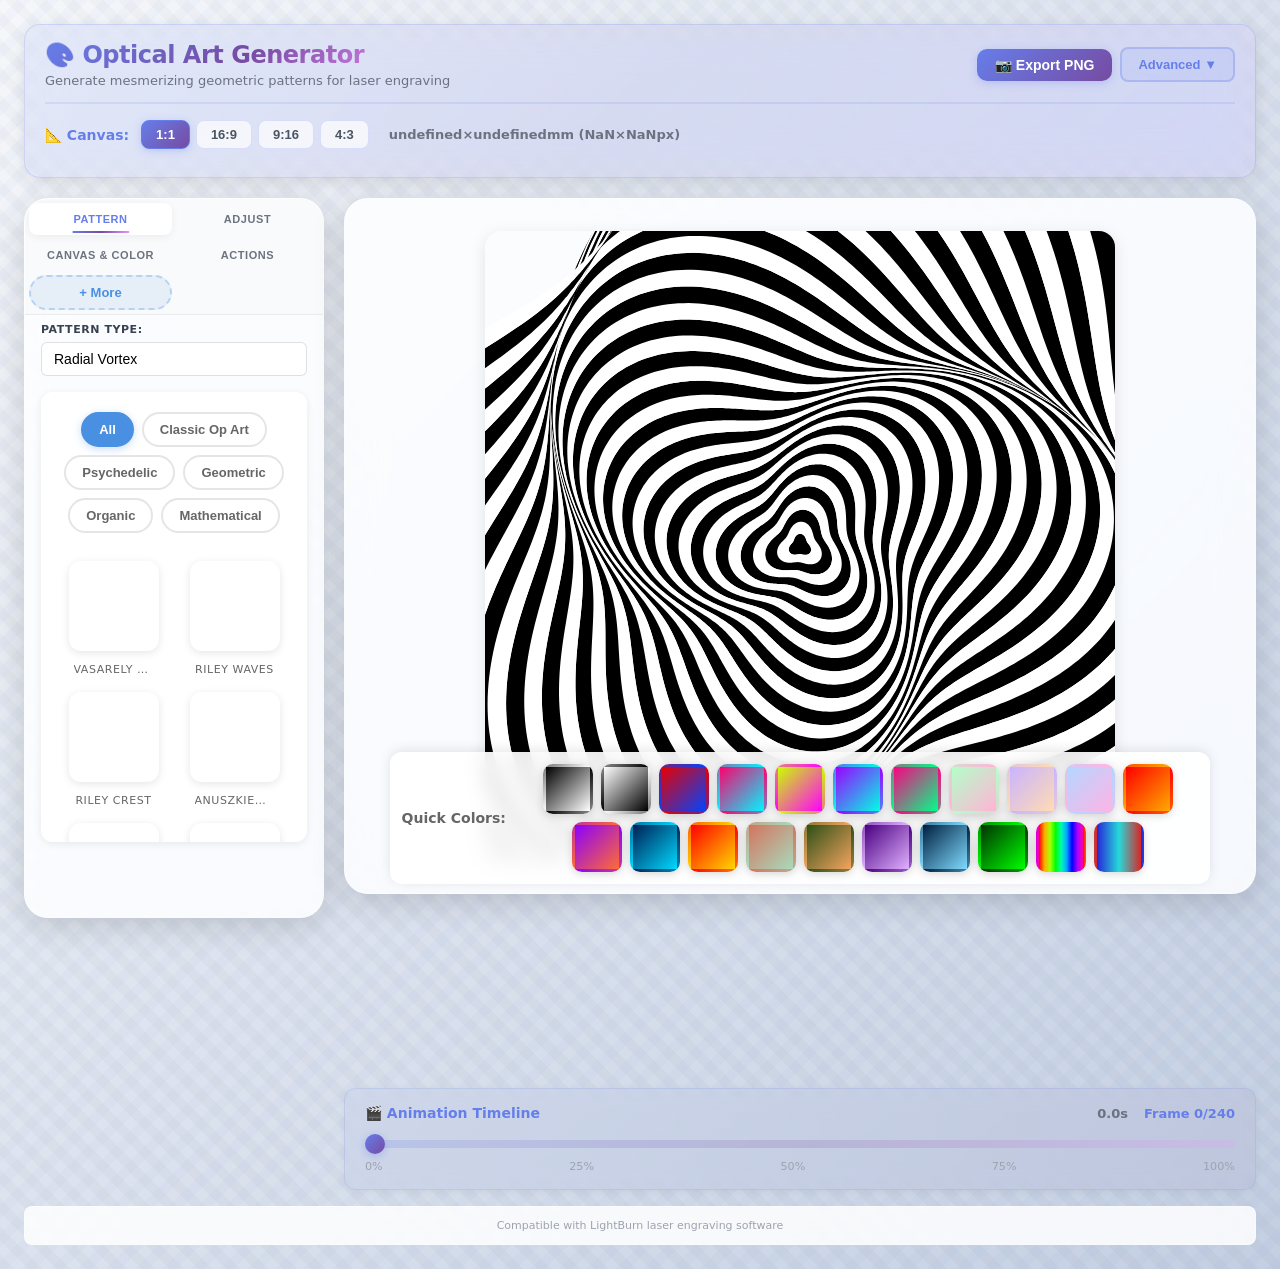
<file: index.html>
<!DOCTYPE html>
<html lang="en">
<head>
    <meta charset="UTF-8">
    <meta name="viewport" content="width=device-width, initial-scale=1.0">
    <title>Optical Art Generator</title>
    <link rel="stylesheet" href="styles.css">
    <!-- FFmpeg.wasm for video export - UMD bundle loaded locally -->
    <script src="./ffmpeg-umd.js"></script>
    <script>
        // FFmpeg is now available as window.FFmpegWASM.FFmpeg
        if (window.FFmpegWASM) {
            window.FFmpeg = window.FFmpegWASM.FFmpeg;
            console.log('✅ FFmpeg UMD loaded');
        }
    </script>
</head>
<body>
    <!-- Skip to main content link for keyboard users -->
    <a href="#art-canvas" class="skip-link">Skip to canvas</a>

    <div class="container">
        <!-- Interactive Toolbar -->
        <div class="toolbar" id="main-toolbar">
            <!-- Header Row -->
            <div class="toolbar-header-row">
                <div class="toolbar-logo">
                    <h1>🎨 Optical Art Generator</h1>
                    <p>Generate mesmerizing geometric patterns for laser engraving</p>
                </div>
                <div class="toolbar-header-actions">
                    <button class="toolbar-action-btn" id="toolbar-export-png" aria-label="Export pattern as PNG image">📷 Export PNG</button>
                    <button class="toolbar-toggle-advanced" id="toggle-advanced-settings" aria-expanded="false" aria-label="Toggle advanced settings">Advanced ▼</button>
                </div>
            </div>

            <!-- Row 1: Canvas Settings (Always Visible) -->
            <div class="toolbar-row toolbar-row-essential">
                <span class="toolbar-label">📐 Canvas:</span>
                <div class="toolbar-button-group">
                    <button class="toolbar-btn canvas-ratio-btn active" data-ratio="1:1">1:1</button>
                    <button class="toolbar-btn canvas-ratio-btn" data-ratio="16:9">16:9</button>
                    <button class="toolbar-btn canvas-ratio-btn" data-ratio="9:16">9:16</button>
                    <button class="toolbar-btn canvas-ratio-btn" data-ratio="4:3">4:3</button>
                </div>
                <span class="toolbar-info" id="toolbar-canvas-info">800×800mm (3024×3024px)</span>
            </div>

            <!-- Advanced Settings Panel (Collapsed by Default) -->
            <div class="toolbar-advanced-panel" id="toolbar-advanced-panel" style="display: none;">
                <!-- Row 2: Video Settings -->
                <div class="toolbar-row">
                    <span class="toolbar-label">🎬 Video:</span>
                    <div class="toolbar-button-group">
                        <button class="toolbar-btn video-duration-btn" data-duration="5">5s</button>
                        <button class="toolbar-btn video-duration-btn active" data-duration="10">10s</button>
                        <button class="toolbar-btn video-duration-btn" data-duration="15">15s</button>
                        <button class="toolbar-btn video-duration-btn" data-duration="20">20s</button>
                        <button class="toolbar-btn video-duration-btn" data-duration="30">30s</button>
                    </div>
                    <span class="toolbar-separator">@</span>
                    <div class="toolbar-button-group">
                        <button class="toolbar-btn video-fps-btn active" data-fps="24">24fps</button>
                        <button class="toolbar-btn video-fps-btn" data-fps="30">30fps</button>
                        <button class="toolbar-btn video-fps-btn" data-fps="60">60fps</button>
                    </div>
                    <span class="toolbar-info" id="toolbar-video-info">= 240 frames • Export: 3840×2160</span>
                </div>

                <!-- Row 3: Animation Toggles -->
                <div class="toolbar-row">
                    <span class="toolbar-label">⚡ Animate:</span>
                    <div class="toolbar-button-group">
                        <button class="toolbar-pill" id="pill-complexity" data-param="complexity">
                            <span class="pill-name">Complexity</span>
                            <span class="pill-range" style="display: none;">50→200</span>
                        </button>
                        <button class="toolbar-pill" id="pill-frequency" data-param="frequency">
                            <span class="pill-name">Frequency</span>
                            <span class="pill-range" style="display: none;">1→50</span>
                        </button>
                        <button class="toolbar-pill" id="pill-amplitude" data-param="amplitude">
                            <span class="pill-name">Amplitude</span>
                            <span class="pill-range" style="display: none;">0→500</span>
                        </button>
                        <button class="toolbar-pill" id="pill-rotation" data-param="rotation">
                            <span class="pill-name">Rotation</span>
                            <span class="pill-range" style="display: none;">0°→360°</span>
                        </button>
                        <button class="toolbar-pill" id="pill-glow" data-param="glow">
                            <span class="pill-name">Glow</span>
                            <span class="pill-range" style="display: none;">0→8</span>
                        </button>
                        <button class="toolbar-pill" id="pill-zoom" data-param="zoom">
                            <span class="pill-name">Zoom</span>
                            <span class="pill-range" style="display: none;">0.5→2.0</span>
                        </button>
                    </div>
                </div>

                <!-- Row 4: Animation Mode & Record Video -->
                <div class="toolbar-row">
                    <span class="toolbar-label">Mode:</span>
                    <div class="toolbar-button-group">
                        <button class="toolbar-btn mode-btn active" data-mode="linear">➡️ Linear</button>
                        <button class="toolbar-btn mode-btn" data-mode="bounce">🔄 Bounce</button>
                    </div>
                    <div class="toolbar-spacer"></div>
                    <div class="toolbar-button-group toolbar-actions">
                        <button class="toolbar-action-btn" id="toolbar-record-video">🎥 Record Video</button>
                    </div>
                </div>
            </div>
        </div>

        <div class="main-content">
            <div class="controls-panel">
                <div class="tabs-nav">
                    <button class="tab-link active" data-tab="tab-pattern">Pattern</button>
                    <button class="tab-link" data-tab="tab-adjust">Adjust</button>
                    <button class="tab-link" data-tab="tab-canvas">Canvas & Color</button>
                    <button class="tab-link advanced-tab" data-tab="tab-explore" style="display: none;">Explore</button>
                    <button class="tab-link advanced-tab" data-tab="tab-morph" style="display: none;">Morph</button>
                    <button class="tab-link" data-tab="tab-actions">Actions</button>
                    <button class="show-advanced-btn" id="show-advanced-tabs">+ More</button>
                </div>

                <!-- Tab Content -->
                <div id="tab-pattern" class="tab-content active">
                    <div class="control-group">
                        <label for="pattern-type">Pattern Type:</label>
                        <select id="pattern-type">
                            <option value="riley-waves">Bridget Riley Waves</option>
                            <option value="radial-vortex" selected>Radial Vortex</option>
                            <option value="circular-displacement">Circular Displacement</option>
                            <option value="square-tunnel">Square Tunnel</option>
                            <option value="vasarely-zebra">Vasarely Zebra</option>
                            <option value="anuszkiewicz-squares">Anuszkiewicz Squares</option>
                            <option value="riley-crest">Riley Crest</option>
                            <option value="vasarely-vega">Vasarely Vega</option>
                            <option value="soto-vibration">Soto Vibration</option>
                            <option value="cruz-diez-strips">Cruz-Diez Strips</option>
                            <option value="spiral-distortion">Spiral Distortion</option>
                            <option value="concentric-circles">Concentric Circles</option>
                            <option value="moire-interference">Moiré Interference</option>
                            <option value="wave-displacement">Wave Displacement</option>
                            <option value="diagonal-stripes">Diagonal Stripes</option>
                            <option value="eye-pattern">Eye Pattern</option>
                            <option value="cube-illusion">Cube Illusion</option>
                            <option value="shaded-grid">Shaded Grid</option>
                            <option value="perlin-displacement">Perlin Displacement</option>
                            <option value="fractal-noise">Fractal Noise</option>
                            <option value="de-jong-attractor">De Jong Attractor</option>
                            <option value="cellular-automata">Cellular Automata</option>
                            <option value="l-system-growth">L-System Growth</option>
                        </select>
                        <div id="pattern-previews" class="pattern-preview-grid" role="region" aria-label="Pattern gallery">
                            <!-- Preview thumbnails will be generated here -->
                        </div>
                    </div>
                    <div class="info-panel">
                        <h3>Pattern Info</h3>
                        <p id="pattern-info">Select a pattern type to see details</p>
                    </div>
                </div>

                <div id="tab-adjust" class="tab-content">
                    <div class="control-group">
                        <label for="complexity">Complexity:</label>
                        <input type="range" id="complexity" min="5" max="300" value="50">
                        <span id="complexity-value">50</span>
                        <input type="checkbox" id="animate-complexity" class="animate-checkbox" checked>
                        <label for="animate-complexity" class="animate-label">🎬</label>
                    </div>
                    <div class="animation-range-group" id="complexity-range" style="display: none;">
                        <label>Animation Range:</label>
                        <div class="range-inputs">
                            <div class="range-input-pair">
                                <label>Start:</label>
                                <input type="number" id="complexity-start" min="5" max="300" value="35" class="range-number-input">
                            </div>
                            <div class="range-input-pair">
                                <label>End:</label>
                                <input type="number" id="complexity-end" min="5" max="300" value="75" class="range-number-input">
                            </div>
                        </div>
                    </div>
                    <div class="control-group">
                        <label for="symmetry">Symmetry:</label>
                        <select id="symmetry">
                            <option value="none">None</option>
                            <option value="2">2-Fold Mirror</option>
                            <option value="4">4-Fold</option>
                            <option value="6">6-Fold</option>
                            <option value="8">8-Fold</option>
                            <option value="12">Radial (12-Fold)</option>
                        </select>
                    </div>
                    <div class="control-group">
                        <label for="frequency">Pattern Frequency:</label>
                        <input type="range" id="frequency" min="1" max="100" value="4">
                        <span id="frequency-value">4</span>
                        <input type="checkbox" id="animate-frequency" class="animate-checkbox">
                        <label for="animate-frequency" class="animate-label">🎬</label>
                    </div>
                    <div class="animation-range-group" id="frequency-range" style="display: none;">
                        <label>Animation Range:</label>
                        <div class="range-inputs">
                            <div class="range-input-pair">
                                <label>Start:</label>
                                <input type="number" id="frequency-start" min="1" max="100" value="2" class="range-number-input">
                            </div>
                            <div class="range-input-pair">
                                <label>End:</label>
                                <input type="number" id="frequency-end" min="1" max="100" value="6" class="range-number-input">
                            </div>
                        </div>
                    </div>
                    <div class="control-group">
                        <label for="amplitude">Pattern Amplitude:</label>
                        <input type="range" id="amplitude" min="-1000" max="1000" value="20">
                        <span id="amplitude-value">+20</span>
                        <input type="checkbox" id="animate-amplitude" class="animate-checkbox">
                        <label for="animate-amplitude" class="animate-label">🎬</label>
                    </div>
                    <div class="animation-range-group" id="amplitude-range" style="display: none;">
                        <label>Animation Range:</label>
                        <div class="range-inputs">
                            <div class="range-input-pair">
                                <label>Start:</label>
                                <input type="number" id="amplitude-start" min="-1000" max="1000" value="10" class="range-number-input">
                            </div>
                            <div class="range-input-pair">
                                <label>End:</label>
                                <input type="number" id="amplitude-end" min="-1000" max="1000" value="30" class="range-number-input">
                            </div>
                        </div>
                    </div>
                    <div class="control-group">
                        <label for="rotation">Pattern Rotation:</label>
                        <input type="range" id="rotation" min="-180" max="180" value="0">
                        <span id="rotation-value">0°</span>
                        <input type="checkbox" id="animate-rotation" class="animate-checkbox">
                        <label for="animate-rotation" class="animate-label">🎬</label>
                    </div>
                    <div class="animation-range-group" id="rotation-range" style="display: none;">
                        <label>Animation Range:</label>
                        <div class="range-inputs">
                            <div class="range-input-pair">
                                <label>Start:</label>
                                <input type="number" id="rotation-start" min="-180" max="180" value="0" class="range-number-input">
                            </div>
                            <div class="range-input-pair">
                                <label>End:</label>
                                <input type="number" id="rotation-end" min="-180" max="180" value="360" class="range-number-input">
                            </div>
                        </div>
                    </div>
                    <div class="control-group">
                        <label for="glow">Glow Intensity:</label>
                        <input type="range" id="glow" min="0" max="10" value="0">
                        <span id="glow-value">0</span>
                        <input type="checkbox" id="animate-glow" class="animate-checkbox">
                        <label for="animate-glow" class="animate-label">🎬</label>
                    </div>
                    <div class="animation-range-group" id="glow-range" style="display: none;">
                        <label>Animation Range:</label>
                        <div class="range-inputs">
                            <div class="range-input-pair">
                                <label>Start:</label>
                                <input type="number" id="glow-start" min="0" max="10" value="0" class="range-number-input">
                            </div>
                            <div class="range-input-pair">
                                <label>End:</label>
                                <input type="number" id="glow-end" min="0" max="10" value="5" class="range-number-input">
                            </div>
                        </div>
                    </div>
                    <div class="control-group">
                        <label for="zoom-amount">Zoom Animation:</label>
                        <input type="range" id="zoom-amount" min="0" max="10" value="3">
                        <span id="zoom-amount-value">3</span>
                        <input type="checkbox" id="animate-zoom" class="animate-checkbox">
                        <label for="animate-zoom" class="animate-label">🎬</label>
                    </div>
                    <div class="animation-range-group" id="zoom-range" style="display: none;">
                        <label>Zoom Level Range:</label>
                        <div class="range-inputs">
                            <div class="range-input-pair">
                                <label>Start:</label>
                                <input type="number" id="zoom-start" min="0.1" max="10" step="0.1" value="0.5" class="range-number-input">
                            </div>
                            <div class="range-input-pair">
                                <label>End:</label>
                                <input type="number" id="zoom-end" min="0.1" max="10" step="0.1" value="2.0" class="range-number-input">
                            </div>
                        </div>
                    </div>
                    <div class="control-group">
                        <label for="zoom-direction">Zoom Direction:</label>
                        <select id="zoom-direction" style="padding: 6px; border-radius: 6px; border: 1px solid rgba(0,0,0,0.1);">
                            <option value="in">Zoom In</option>
                            <option value="out">Zoom Out</option>
                            <option value="pulse">Pulse (In/Out)</option>
                        </select>
                    </div>
                    <div class="control-group animate-controls">
                        <label for="animation-speed">Animation Speed:</label>
                        <select id="animation-speed" class="speed-multiplier-select">
                            <option value="0.5">0.5× (Half Speed)</option>
                            <option value="1" selected>1× (Normal)</option>
                            <option value="2">2× (Double)</option>
                            <option value="3">3× (Triple)</option>
                            <option value="4">4× (Quad)</option>
                            <option value="5">5× (Penta)</option>
                        </select>
                        <span id="animation-speed-value">1×</span>
                    </div>
                    <div class="control-group">
                        <label>Zoom & Pan:</label>
                        <div class="button-group-inline">
                            <button id="zoom-in-btn" class="secondary-btn">Zoom In</button>
                            <button id="zoom-out-btn" class="secondary-btn">Zoom Out</button>
                            <button id="reset-zoom-btn" class="secondary-btn">Reset Zoom</button>
                        </div>
                    </div>
                    <div class="button-group">
                        <button id="generate-btn" class="primary-btn">Generate New</button>
                        <button id="variation-btn" class="secondary-btn">Generate Variation</button>
                        <button id="randomize-all-btn" class="secondary-btn">🎲 Randomize All</button>
                        <button id="reset-all-btn" class="secondary-btn">↺ Reset All</button>
                        <button id="layer-btn" class="secondary-btn">Layer Pattern</button>
                    </div>
                </div>

                <div id="tab-canvas" class="tab-content">
                    <div class="control-group">
                        <label for="format-preset">Format Preset:</label>
                        <select id="format-preset">
                            <option value="custom">Custom Size</option>
                            <option value="1:1" selected>Square (1:1)</option>
                            <option value="16:9">Widescreen (16:9)</option>
                            <option value="9:16">Portrait (9:16)</option>
                            <option value="3:4">Traditional (3:4)</option>
                            <option value="4:3">Landscape (4:3)</option>
                            <option value="2:3">Photo (2:3)</option>
                            <option value="3:2">Photo Landscape (3:2)</option>
                        </select>
                    </div>
                    <div class="control-group">
                        <label>
                            <input type="checkbox" id="dark-mode-toggle">
                            🌙 Dark Mode (Black Background)
                        </label>
                    </div>
                    <div class="control-group">
                        <label for="size">Base Size (mm):</label>
                        <input type="number" id="size" min="50" max="1000" value="350" step="10">
                        <span class="unit-label">mm</span>
                    </div>
                    <div class="control-group">
                        <div class="size-display">
                            <span>Canvas: </span>
                            <span id="canvas-dimensions">100×100 mm</span>
                        </div>
                    </div>
                    <div class="control-group">
                        <button id="generate-colors-btn" class="primary-btn">🎨 Generate Colors</button>
                    </div>
                    <div class="control-group">
                        <label for="color-mode">Color Mode:</label>
                        <select id="color-mode">
                            <option value="black">Black Lines (LightBurn)</option>
                            <option value="artistic">Artistic Palettes</option>
                            <option value="custom-gradient">Custom Gradient</option>
                            <option value="single">Single Color</option>
                            <option value="gradient">Gradient Lines</option>
                            <option value="rainbow">Rainbow Lines</option>
                            <option value="hue-shift">Hue Shift</option>
                        </select>
                    </div>
                    <div class="control-group" id="single-color-group" style="display: none;">
                        <label for="line-color">Line Color:</label>
                        <input type="color" id="line-color" value="#ff0000">
                    </div>
                    <div class="control-group" id="custom-gradient-group" style="display: none;">
                        <label for="gradient-color-1">Gradient Start:</label>
                        <input type="color" id="gradient-color-1" value="#ff00ff">
                        <label for="gradient-color-2">Gradient End:</label>
                        <input type="color" id="gradient-color-2" value="#00ffff">
                    </div>
                </div>

                <div id="tab-explore" class="tab-content">
                    <div class="explorer-header">
                        <h4>🎨 Visual Explorer</h4>
                        <p class="explorer-hint">Click your favorite → Evolve toward beauty!</p>
                        <div class="explorer-controls">
                            <button id="new-generation-btn" class="secondary-btn">↺ New Generation</button>
                            <button id="use-variant-btn" class="primary-btn" disabled>✓ Use This</button>
                        </div>
                        <div class="generation-info">
                            <span id="generation-counter">Generation 1 - Random</span>
                        </div>
                    </div>
                    <div class="variants-grid" id="variants-grid">
                        <!-- Variants will be dynamically generated here -->
                    </div>
                </div>

                <div id="tab-morph" class="tab-content">
                    <div class="preset-group">
                        <h4>⚡ Quick Presets</h4>
                        <p class="preset-hint">Tap slot to load • Tap 💾 to save • Ctrl+[1-9] to save (desktop)</p>
                        <div class="preset-slots">
                            <div class="preset-slot-container">
                                <button class="preset-slot" data-slot="1">1<span class="preset-status">Empty</span></button>
                                <button class="preset-save-btn" data-slot="1" title="Save to Preset 1">💾</button>
                            </div>
                            <div class="preset-slot-container">
                                <button class="preset-slot" data-slot="2">2<span class="preset-status">Empty</span></button>
                                <button class="preset-save-btn" data-slot="2" title="Save to Preset 2">💾</button>
                            </div>
                            <div class="preset-slot-container">
                                <button class="preset-slot" data-slot="3">3<span class="preset-status">Empty</span></button>
                                <button class="preset-save-btn" data-slot="3" title="Save to Preset 3">💾</button>
                            </div>
                            <div class="preset-slot-container">
                                <button class="preset-slot" data-slot="4">4<span class="preset-status">Empty</span></button>
                                <button class="preset-save-btn" data-slot="4" title="Save to Preset 4">💾</button>
                            </div>
                            <div class="preset-slot-container">
                                <button class="preset-slot" data-slot="5">5<span class="preset-status">Empty</span></button>
                                <button class="preset-save-btn" data-slot="5" title="Save to Preset 5">💾</button>
                            </div>
                            <div class="preset-slot-container">
                                <button class="preset-slot" data-slot="6">6<span class="preset-status">Empty</span></button>
                                <button class="preset-save-btn" data-slot="6" title="Save to Preset 6">💾</button>
                            </div>
                            <div class="preset-slot-container">
                                <button class="preset-slot" data-slot="7">7<span class="preset-status">Empty</span></button>
                                <button class="preset-save-btn" data-slot="7" title="Save to Preset 7">💾</button>
                            </div>
                            <div class="preset-slot-container">
                                <button class="preset-slot" data-slot="8">8<span class="preset-status">Empty</span></button>
                                <button class="preset-save-btn" data-slot="8" title="Save to Preset 8">💾</button>
                            </div>
                            <div class="preset-slot-container">
                                <button class="preset-slot" data-slot="9">9<span class="preset-status">Empty</span></button>
                                <button class="preset-save-btn" data-slot="9" title="Save to Preset 9">💾</button>
                            </div>
                        </div>
                        <div class="preset-controls">
                            <button id="mutate-btn" class="secondary-btn">🎲 Mutate Settings</button>
                            <button id="clear-presets-btn" class="secondary-btn">Clear All Presets</button>
                        </div>
                    </div>
                    <div class="morph-group">
                        <h4>🔄 A/B Morph</h4>
                        <div class="morph-controls">
                            <select id="morph-preset-a">
                                <option value="">Select Preset A</option>
                            </select>
                            <select id="morph-preset-b">
                                <option value="">Select Preset B</option>
                            </select>
                        </div>
                        <div class="morph-slider-container">
                            <label for="morph-slider">Morph: <span id="morph-value">50%</span></label>
                            <input type="range" id="morph-slider" min="0" max="100" value="50">
                        </div>
                        <button id="apply-morph-btn" class="primary-btn">Apply Morph</button>
                    </div>
                </div>

                <div id="tab-actions" class="tab-content">
                    <div class="save-load-group">
                        <h4>Pattern Library</h4>
                        <button id="save-pattern-btn" class="secondary-btn">Save Pattern</button>
                        <button id="load-pattern-btn" class="secondary-btn">Load Pattern</button>
                        <button id="manage-patterns-btn" class="secondary-btn">Manage Saved</button>
                    </div>
                    <div class="export-group">
                        <h4>Export Options</h4>
                        <button id="export-svg-btn" class="export-btn">Export SVG (LightBurn)</button>
                        <button id="export-png-btn" class="export-btn">Export PNG (Wallpaper)</button>
                        <button id="export-jpg-btn" class="export-btn">Export JPG (Wallpaper)</button>
                        <button id="export-transparent-png-btn" class="export-btn">Export Transparent PNG</button>
                        <button id="export-icon-png-btn" class="export-btn">Export Icon PNG (1024x1024)</button>
                    </div>
                    <div class="video-export-group">
                        <h4>🎬 Video Export</h4>
                        <p class="video-hint">📹 FFmpeg H.264 encoder (QuickTime compatible)</p>
                        <div class="video-controls">
                            <label for="video-duration">Duration:</label>
                            <select id="video-duration">
                                <option value="5">5 seconds</option>
                                <option value="10" selected>10 seconds</option>
                                <option value="15">15 seconds</option>
                            </select>
                        </div>
                        <div class="video-controls">
                            <label for="video-quality">Quality:</label>
                            <select id="video-quality">
                                <option value="1080">HD (1080p)</option>
                                <option value="1440">2K (1440p)</option>
                                <option value="2160" selected>4K (2160p)</option>
                            </select>
                            <p class="video-hint" style="font-size: 0.8em; margin: 4px 0 0 0;">📐 Width auto-adjusts to canvas aspect ratio</p>
                        </div>
                        <div class="video-controls">
                            <label for="animation-mode">Animation:</label>
                            <select id="animation-mode">
                                <option value="linear" selected>➡️ Linear (smooth progression)</option>
                                <option value="bounce">🔄 Bounce (oscillate)</option>
                            </select>
                        </div>
                        <div class="video-controls">
                            <label for="video-fps">Frame Rate:</label>
                            <select id="video-fps">
                                <option value="24" selected>24 fps (cinematic)</option>
                                <option value="30">30 fps (smooth)</option>
                                <option value="60">60 fps (ultra smooth)</option>
                            </select>
                        </div>
                        <div class="video-controls">
                            <label>
                                <input type="checkbox" id="motion-blur-toggle">
                                🌊 Motion Blur (smoother animation)
                            </label>
                            <p class="video-hint" style="font-size: 0.75em; margin: 4px 0 0 0;">Adds frame interpolation for silky smooth motion</p>
                        </div>
                        <button id="record-video-btn" class="export-btn">🎥 Record Video (10s)</button>
                        <div id="video-progress" class="video-progress" style="display: none;">
                            <div class="progress-bar-container">
                                <div id="video-progress-bar" class="progress-bar"></div>
                            </div>
                            <p id="video-status" class="video-status">Preparing...</p>
                        </div>
                        <p class="video-note">⚠️ First use will download ~30MB FFmpeg library (one-time)</p>
                    </div>
                    <div class="utilities-group">
                        <button id="copy-settings-btn" class="utility-btn" title="Copy current pattern and settings to clipboard">📋 Copy Settings</button>
                    </div>
                </div>
            </div>

            <div class="canvas-wrapper">
                <div class="canvas-container" role="main" aria-label="Optical art canvas">
                    <svg id="art-canvas" width="600" height="600" viewBox="0 0 600 600" role="img" aria-label="Generated optical art pattern">
                        <!-- Generated patterns will appear here -->
                    </svg>
                </div>

                <!-- Color Palette Picker (Easy Mode) -->
                <div class="palette-picker-wrapper" role="region" aria-label="Color palette selection">
                    <div class="palette-picker-label">Quick Colors:</div>
                    <div id="palette-picker-container" class="palette-picker-container" role="list">
                        <!-- Palette chips will be dynamically generated here -->
                    </div>
                </div>

                <!-- Timeline Preview (below canvas) -->
                <div class="timeline-preview-container">
                    <div class="timeline-header">
                        <span class="timeline-label">🎬 Animation Timeline</span>
                        <div class="timeline-info">
                            <span id="preview-time">0.0s</span>
                            <span id="preview-frame">Frame 0/240</span>
                        </div>
                    </div>
                    <input type="range" id="animation-preview" min="0" max="100" value="0" step="0.1" class="timeline-slider">
                    <div class="timeline-markers">
                        <span>0%</span>
                        <span>25%</span>
                        <span>50%</span>
                        <span>75%</span>
                        <span>100%</span>
                    </div>
                </div>
            </div>
        </div>

        <footer>
            <p>Compatible with LightBurn laser engraving software</p>
        </footer>
    </div>

    <!-- Mobile Floating Action Button (FAB) for Export -->
    <button class="mobile-fab" id="mobile-export-fab" aria-label="Export options">
        <span class="fab-icon">📷</span>
    </button>
    <div class="mobile-fab-menu" id="mobile-fab-menu">
        <button class="fab-menu-item" data-action="export-png">
            <span class="fab-menu-icon">📷</span>
            <span class="fab-menu-text">Export PNG</span>
        </button>
        <button class="fab-menu-item" data-action="export-svg">
            <span class="fab-menu-icon">📄</span>
            <span class="fab-menu-text">Export SVG</span>
        </button>
        <button class="fab-menu-item" data-action="export-jpg">
            <span class="fab-menu-icon">🖼️</span>
            <span class="fab-menu-text">Export JPG</span>
        </button>
        <button class="fab-menu-item" data-action="randomize">
            <span class="fab-menu-icon">🎲</span>
            <span class="fab-menu-text">Randomize</span>
        </button>
    </div>

    <!-- Save Pattern Modal -->
    <div id="saveModal" class="modal">
        <div class="modal-content">
            <div class="modal-header">
                <h2>Save Pattern</h2>
                <button class="close-btn">&times;</button>
            </div>
            <div class="modal-body">
                <input type="text" id="pattern-name" class="pattern-name-input" placeholder="Enter pattern name...">
                <button id="confirm-save-btn" class="primary-btn">Save Pattern</button>
            </div>
        </div>
    </div>

    <!-- Manage Patterns Modal -->
    <div id="manageModal" class="modal">
        <div class="modal-content">
            <div class="modal-header">
                <h2>Saved Patterns</h2>
                <button class="close-btn">&times;</button>
            </div>
            <div class="modal-body">
                <div id="saved-patterns-container" class="saved-patterns-grid">
                    <!-- Saved patterns will be displayed here -->
                </div>
            </div>
        </div>
    </div>

    <script type="module" src="script.js"></script>
</body>
</html>
</file>
<file: styles.css>
/* Modern 2025 Optical Art Generator - Mobile First Design */

:root {
    --primary-dark: #0a0a0a;
    --primary-light: #ffffff;
    --accent-gradient: linear-gradient(135deg, #667eea 0%, #764ba2 50%, #f093fb 100%);
    --glass-bg: rgba(255, 255, 255, 0.85);
    --glass-border: rgba(255, 255, 255, 0.3);
    --shadow-sm: 0 2px 8px rgba(0, 0, 0, 0.06);
    --shadow-md: 0 4px 16px rgba(0, 0, 0, 0.1);
    --shadow-lg: 0 8px 32px rgba(0, 0, 0, 0.15);
    --radius-sm: 12px;
    --radius-md: 16px;
    --radius-lg: 24px;
    --transition-smooth: all 0.3s cubic-bezier(0.4, 0, 0.2, 1);
}

* {
    margin: 0;
    padding: 0;
    box-sizing: border-box;
}

/* Skip link for accessibility */
.skip-link {
    position: absolute;
    top: -40px;
    left: 0;
    background: #667eea;
    color: white;
    padding: 8px 16px;
    text-decoration: none;
    font-weight: 600;
    z-index: 1000;
    border-radius: 0 0 8px 0;
}

.skip-link:focus {
    top: 0;
}

body {
    font-family: -apple-system, BlinkMacSystemFont, 'Segoe UI', 'Inter', 'SF Pro Display', 'Roboto', system-ui, sans-serif;
    background: linear-gradient(135deg, #f5f7fa 0%, #c3cfe2 100%);
    min-height: 100vh;
    color: var(--primary-dark);
    position: relative;
    overflow-x: hidden;
    -webkit-font-smoothing: antialiased;
    -moz-osx-font-smoothing: grayscale;
}

/* Animated optical art background */
body::before {
    content: '';
    position: fixed;
    top: -50%;
    left: -50%;
    width: 200%;
    height: 200%;
    background: 
        repeating-linear-gradient(
            45deg,
            transparent,
            transparent 10px,
            rgba(0, 0, 0, 0.02) 10px,
            rgba(0, 0, 0, 0.02) 20px
        ),
        repeating-linear-gradient(
            -45deg,
            transparent,
            transparent 10px,
            rgba(102, 126, 234, 0.03) 10px,
            rgba(102, 126, 234, 0.03) 20px
        );
    animation: optical-drift 60s linear infinite;
    pointer-events: none;
    z-index: 0;
}

@keyframes optical-drift {
    0% { transform: translate(0, 0) rotate(0deg); }
    100% { transform: translate(50px, 50px) rotate(360deg); }
}

/* Dark mode for body background */
body.dark-mode {
    background: linear-gradient(135deg, #0a0a0a 0%, #1a1a1a 100%);
}

body.dark-mode::before {
    background: 
        repeating-linear-gradient(
            45deg,
            transparent,
            transparent 10px,
            rgba(255, 255, 255, 0.02) 10px,
            rgba(255, 255, 255, 0.02) 20px
        ),
        repeating-linear-gradient(
            -45deg,
            transparent,
            transparent 10px,
            rgba(102, 126, 234, 0.05) 10px,
            rgba(102, 126, 234, 0.05) 20px
        );
}

.container {
    max-width: 1600px;
    margin: 0 auto;
    padding: clamp(12px, 3vw, 24px);
    position: relative;
    z-index: 1;
}

/* =================================================================
   INTERACTIVE TOOLBAR
   ================================================================= */

.toolbar {
    background: linear-gradient(135deg, rgba(102, 126, 234, 0.08) 0%, rgba(118, 75, 162, 0.08) 50%, rgba(240, 147, 251, 0.08) 100%);
    backdrop-filter: blur(20px) saturate(180%);
    -webkit-backdrop-filter: blur(20px) saturate(180%);
    border: 1px solid rgba(102, 126, 234, 0.2);
    border-radius: var(--radius-md);
    padding: 16px 20px;
    margin-bottom: 20px;
    box-shadow: var(--shadow-md);
    position: sticky;
    top: 12px;
    z-index: 100;
    transition: var(--transition-smooth);
}

/* Toolbar Header Row */
.toolbar-header-row {
    display: flex;
    align-items: center;
    justify-content: space-between;
    margin-bottom: 16px;
    padding-bottom: 14px;
    border-bottom: 2px solid rgba(102, 126, 234, 0.15);
}

.toolbar-header-actions {
    display: flex;
    gap: 8px;
    align-items: center;
}

.toolbar-toggle-advanced {
    padding: 8px 16px;
    font-size: 0.8125rem;
    font-weight: 600;
    background: rgba(102, 126, 234, 0.1);
    border: 2px solid rgba(102, 126, 234, 0.3);
    border-radius: 8px;
    cursor: pointer;
    transition: all 0.2s cubic-bezier(0.4, 0, 0.2, 1);
    color: #667eea;
    white-space: nowrap;
}

.toolbar-toggle-advanced:hover {
    background: rgba(102, 126, 234, 0.2);
    border-color: rgba(102, 126, 234, 0.5);
    transform: translateY(-1px);
}

.toolbar-toggle-advanced.expanded {
    background: linear-gradient(135deg, #667eea 0%, #764ba2 100%);
    color: white;
    border-color: #667eea;
}

.toolbar-toggle-advanced.expanded::after {
    content: ' ▲';
}

/* Advanced Panel - Collapsible */
.toolbar-advanced-panel {
    margin-top: 12px;
    padding-top: 12px;
    border-top: 2px solid rgba(102, 126, 234, 0.15);
    animation: slideDown 0.3s ease-out;
}

@keyframes slideDown {
    from {
        opacity: 0;
        transform: translateY(-10px);
    }
    to {
        opacity: 1;
        transform: translateY(0);
    }
}

.toolbar-row-essential {
    margin-bottom: 0;
}

.toolbar-logo h1 {
    font-size: 1.5rem;
    font-weight: 800;
    margin: 0;
    background: var(--accent-gradient);
    -webkit-background-clip: text;
    -webkit-text-fill-color: transparent;
    background-clip: text;
    letter-spacing: -0.02em;
}

.toolbar-logo p {
    font-size: 0.8125rem;
    color: #6b7280;
    margin: 4px 0 0 0;
    font-weight: 500;
}

.toolbar-row {
    display: flex;
    align-items: center;
    flex-wrap: wrap;
    gap: 12px;
    margin-bottom: 12px;
}

.toolbar-row:last-child {
    margin-bottom: 0;
}

.toolbar-label {
    font-size: 0.875rem;
    font-weight: 700;
    color: #667eea;
    min-width: 70px;
    display: inline-flex;
    align-items: center;
}

.toolbar-button-group {
    display: flex;
    gap: 6px;
    flex-wrap: wrap;
}

.toolbar-btn {
    padding: 6px 14px;
    font-size: 0.8125rem;
    font-weight: 600;
    background: rgba(255, 255, 255, 0.7);
    border: 1.5px solid rgba(102, 126, 234, 0.2);
    border-radius: 8px;
    cursor: pointer;
    transition: all 0.2s cubic-bezier(0.4, 0, 0.2, 1);
    color: #4b5563;
    white-space: nowrap;
}

.toolbar-btn:hover {
    background: rgba(102, 126, 234, 0.1);
    border-color: rgba(102, 126, 234, 0.5);
    transform: translateY(-1px);
}

.toolbar-btn.active {
    background: linear-gradient(135deg, #667eea 0%, #764ba2 100%);
    border-color: #667eea;
    color: white;
    box-shadow: 0 2px 8px rgba(102, 126, 234, 0.3);
}

.toolbar-btn.active:hover {
    transform: translateY(-1px);
    box-shadow: 0 4px 12px rgba(102, 126, 234, 0.4);
}

/* Animation Pills */
.toolbar-pill {
    padding: 6px 14px;
    font-size: 0.8125rem;
    font-weight: 600;
    background: rgba(255, 255, 255, 0.7);
    border: 1.5px solid rgba(156, 163, 175, 0.3);
    border-radius: 20px;
    cursor: pointer;
    transition: all 0.2s cubic-bezier(0.4, 0, 0.2, 1);
    color: #6b7280;
    display: inline-flex;
    align-items: center;
    gap: 6px;
    white-space: nowrap;
}

.toolbar-pill:hover {
    background: rgba(102, 126, 234, 0.1);
    border-color: rgba(102, 126, 234, 0.4);
    transform: translateY(-1px);
}

.toolbar-pill.active {
    background: linear-gradient(135deg, #667eea 0%, #764ba2 100%);
    border-color: #667eea;
    color: white;
    box-shadow: 0 2px 8px rgba(102, 126, 234, 0.3);
}

.toolbar-pill.active:hover {
    transform: translateY(-1px) scale(1.02);
    box-shadow: 0 4px 12px rgba(102, 126, 234, 0.4);
}

.toolbar-pill .pill-name {
    display: inline;
}

.toolbar-pill.active .pill-range {
    display: inline !important;
    font-weight: 700;
    opacity: 0.95;
}

.toolbar-pill.active .pill-range::before {
    content: "●";
    margin: 0 4px;
    font-size: 0.6rem;
}

/* Toolbar Info Text */
.toolbar-info {
    font-size: 0.8125rem;
    color: #6b7280;
    font-weight: 600;
    margin-left: 8px;
}

.toolbar-separator {
    font-size: 0.875rem;
    color: #9ca3af;
    font-weight: 600;
    margin: 0 4px;
}

.toolbar-spacer {
    flex: 1;
    min-width: 20px;
}

/* Action Buttons */
.toolbar-actions {
    margin-left: auto;
}

.toolbar-action-btn {
    padding: 8px 18px;
    font-size: 0.875rem;
    font-weight: 700;
    background: linear-gradient(135deg, #667eea 0%, #764ba2 100%);
    border: none;
    border-radius: 10px;
    cursor: pointer;
    transition: all 0.2s cubic-bezier(0.4, 0, 0.2, 1);
    color: white;
    box-shadow: 0 2px 8px rgba(102, 126, 234, 0.3);
    white-space: nowrap;
}

.toolbar-action-btn:hover {
    transform: translateY(-2px);
    box-shadow: 0 6px 16px rgba(102, 126, 234, 0.4);
}

.toolbar-action-btn:active {
    transform: translateY(0);
}

/* Canvas wrapper to contain canvas + timeline */
.canvas-wrapper {
    order: 1; /* Mobile: canvas first */
    display: flex;
    flex-direction: column;
    gap: 16px;
    min-width: 0;
}

/* =================================================================
   TIMELINE PREVIEW (Below Canvas)
   ================================================================= */

.timeline-preview-container {
    background: linear-gradient(135deg, rgba(102, 126, 234, 0.05) 0%, rgba(118, 75, 162, 0.05) 100%);
    backdrop-filter: blur(10px);
    -webkit-backdrop-filter: blur(10px);
    border: 1px solid rgba(102, 126, 234, 0.15);
    border-radius: 12px;
    padding: 16px 20px;
    box-shadow: 0 2px 8px rgba(0, 0, 0, 0.05);
}

.timeline-header {
    display: flex;
    justify-content: space-between;
    align-items: center;
    margin-bottom: 12px;
}

.timeline-label {
    font-size: 0.875rem;
    font-weight: 700;
    color: #667eea;
}

.timeline-info {
    display: flex;
    gap: 16px;
    font-size: 0.8125rem;
    font-weight: 600;
}

.timeline-info #preview-time {
    color: #6b7280;
}

.timeline-info #preview-frame {
    color: #667eea;
}

.timeline-slider {
    width: 100%;
    height: 8px;
    background: linear-gradient(to right, 
        rgba(102, 126, 234, 0.2) 0%, 
        rgba(118, 75, 162, 0.2) 50%,
        rgba(240, 147, 251, 0.2) 100%
    );
    border-radius: 4px;
    outline: none;
    -webkit-appearance: none;
    appearance: none;
    cursor: pointer;
    margin-bottom: 8px;
}

.timeline-slider::-webkit-slider-thumb {
    -webkit-appearance: none;
    appearance: none;
    width: 20px;
    height: 20px;
    background: linear-gradient(135deg, #667eea 0%, #764ba2 100%);
    border-radius: 50%;
    cursor: pointer;
    box-shadow: 0 2px 8px rgba(102, 126, 234, 0.4);
    transition: all 0.2s ease;
}

.timeline-slider::-webkit-slider-thumb:hover {
    transform: scale(1.2);
    box-shadow: 0 4px 12px rgba(102, 126, 234, 0.6);
}

.timeline-slider::-moz-range-thumb {
    width: 20px;
    height: 20px;
    background: linear-gradient(135deg, #667eea 0%, #764ba2 100%);
    border-radius: 50%;
    cursor: pointer;
    border: none;
    box-shadow: 0 2px 8px rgba(102, 126, 234, 0.4);
    transition: all 0.2s ease;
}

.timeline-slider::-moz-range-thumb:hover {
    transform: scale(1.2);
    box-shadow: 0 4px 12px rgba(102, 126, 234, 0.6);
}

.timeline-markers {
    display: flex;
    justify-content: space-between;
    font-size: 0.7rem;
    color: #9ca3af;
    font-weight: 500;
    margin-top: 4px;
}

/* Responsive Toolbar */
@media (max-width: 1200px) {
    .toolbar {
        padding: 14px 16px;
    }

    .toolbar-header-row {
        margin-bottom: 12px;
        padding-bottom: 10px;
    }

    .toolbar-logo h1 {
        font-size: 1.25rem;
    }

    .toolbar-logo p {
        font-size: 0.75rem;
    }

    .toolbar-label {
        min-width: 60px;
        font-size: 0.8125rem;
    }

    .toolbar-btn, .toolbar-pill {
        padding: 5px 12px;
        font-size: 0.75rem;
    }
}

@media (max-width: 768px) {
    .toolbar {
        padding: 12px 14px;
        top: 8px; /* Reduce top spacing on mobile */
    }

    .toolbar-header-row {
        margin-bottom: 10px;
        padding-bottom: 8px;
    }

    .toolbar-logo h1 {
        font-size: 1.1rem;
    }

    .toolbar-logo p {
        font-size: 0.7rem;
    }

    .toolbar-header-actions {
        gap: 6px;
    }

    .toolbar-action-btn,
    .toolbar-toggle-advanced {
        padding: 6px 12px;
        font-size: 0.75rem;
    }

    .toolbar-row-essential {
        flex-wrap: wrap;
        gap: 8px;
    }

    .toolbar-label {
        min-width: auto;
        font-size: 0.75rem;
    }

    /* Sticky palette - ensure it doesn't overlap mobile browser chrome */
    .palette-picker-wrapper {
        bottom: 80px; /* Account for mobile browser bottom bar */
        max-width: 95%;
        padding: 10px;
    }

    .palette-chip {
        width: 42px;
        height: 42px;
    }

    /* Pattern gallery - reduce columns on mobile */
    .pattern-preview-grid {
        max-height: 350px; /* Shorter on mobile */
        padding: 10px;
    }

    .pattern-preview-grid-inner {
        grid-template-columns: repeat(3, 1fr); /* 4 → 3 columns on mobile */
        gap: 10px;
    }

    .pattern-preview {
        width: 100%;
        height: auto;
    }
}

/* Old header styles - now integrated into toolbar */
/* 
header::before {
    content: '';
    position: absolute;
    left: 0;
    bottom: 0;
    width: 100%;
    height: 2px;
    background: var(--accent-gradient);
}

header h1 {
    font-size: 1.25rem;
    font-weight: 700;
    margin: 0;
    color: var(--primary-dark);
    letter-spacing: -0.02em;
}

header p {
    font-size: 0.75rem;
    color: #6b7280;
    font-weight: 500;
    margin: 0;
}
*/

/* Mobile-first main layout */
.main-content {
    display: flex;
    flex-direction: column;
    gap: clamp(16px, 3vw, 24px);
}

/* Canvas container styling */
.canvas-container {
    display: flex;
    justify-content: center;
    align-items: center;
    background: var(--glass-bg);
    backdrop-filter: blur(20px) saturate(180%);
    -webkit-backdrop-filter: blur(20px) saturate(180%);
    border: 1px solid var(--glass-border);
    border-radius: var(--radius-lg);
    padding: clamp(16px, 3vw, 32px);
    box-shadow: var(--shadow-lg);
    min-height: 60vh;
    position: relative;
    overflow: hidden;
    /* GPU ACCELERATION - M4 Pro Optimizations */
    will-change: transform;
    transform: translateZ(0);
    -webkit-transform: translateZ(0);
    contain: layout style paint;
    backface-visibility: hidden;
    -webkit-backface-visibility: hidden;
    perspective: 1000px;
    -webkit-perspective: 1000px;
}

#art-canvas {
    border-radius: var(--radius-md);
    max-width: 100%;
    max-height: 70vh;
    width: auto;
    height: auto;
    box-shadow: var(--shadow-md);
    transition: var(--transition-smooth);
    /* GPU ACCELERATION - M4 Pro Optimizations */
    will-change: transform;
    transform: translate3d(0, 0, 0);
    -webkit-transform: translate3d(0, 0, 0);
    backface-visibility: hidden;
    -webkit-backface-visibility: hidden;
    shape-rendering: optimizeSpeed;
}

#art-canvas:hover {
    box-shadow: var(--shadow-lg);
}

/* Complexity-based rendering optimization */
#art-canvas.complex-pattern {
    shape-rendering: optimizeSpeed;
    text-rendering: optimizeSpeed;
    image-rendering: -webkit-optimize-contrast;
    image-rendering: crisp-edges;
}

#art-canvas.high-quality {
    shape-rendering: geometricPrecision;
    text-rendering: geometricPrecision;
    image-rendering: high-quality;
}

/* Optimize during zoom/pan interactions */
#art-canvas.zooming,
#art-canvas.panning {
    shape-rendering: optimizeSpeed;
    will-change: transform;
}

/* GPU optimization for glow effects */
#art-canvas g[filter] {
    will-change: filter;
    transform: translateZ(0);
}

/* Dark mode for canvas */
.canvas-container.dark-mode {
    background: linear-gradient(135deg, #0a0a0a 0%, #1a1a1a 100%);
}

.canvas-container.dark-mode #art-canvas {
    background: #000000;
}

/* Modern controls panel with bottom sheet feel on mobile */
.controls-panel {
    order: 2;
    background: var(--glass-bg);
    backdrop-filter: blur(20px) saturate(180%);
    -webkit-backdrop-filter: blur(20px) saturate(180%);
    border: 1px solid var(--glass-border);
    border-radius: var(--radius-lg);
    box-shadow: var(--shadow-lg);
    overflow: hidden;
}

/* Professional tab navigation */
.tabs-nav {
    display: grid;
    grid-template-columns: repeat(4, 1fr);
    background: #f9fafb;
    padding: 4px;
    gap: 4px;
    border-bottom: 1px solid rgba(0, 0, 0, 0.06);
}

.tab-link {
    padding: 10px 8px;
    border: none;
    background: transparent;
    cursor: pointer;
    font-size: 0.75rem;
    font-weight: 600;
    text-transform: uppercase;
    letter-spacing: 0.05em;
    transition: var(--transition-smooth);
    border-radius: 8px;
    color: #6b7280;
    position: relative;
}

.tab-link::after {
    content: '';
    position: absolute;
    bottom: 2px;
    left: 50%;
    width: 0;
    height: 2px;
    background: var(--accent-gradient);
    transition: var(--transition-smooth);
    transform: translateX(-50%);
    border-radius: 2px;
}

.tab-link:hover {
    background: rgba(102, 126, 234, 0.08);
    color: #667eea;
}

.tab-link.active {
    background: white;
    color: #667eea;
    box-shadow: var(--shadow-sm);
}

.tab-link.active::after {
    width: 40%;
}

.tab-content {
    display: none;
    padding: 16px;
    padding-top: 8px; /* Reduced from 16px to maximize usable space */
    animation: fadeIn 0.3s ease-in-out;
    max-height: calc(100vh - 360px); /* Increased from 280px to account for toolbar + tabs */
    overflow-y: auto;
    overflow-x: hidden;
}

.tab-content.active {
    display: block;
}

@keyframes fadeIn {
    from { opacity: 0; transform: translateY(8px); }
    to { opacity: 1; transform: translateY(0); }
}

/* Compact control groups (Photoshop/Illustrator style) */
.control-group {
    margin-bottom: 16px;
}

.control-group label {
    display: block;
    margin-bottom: 6px;
    font-weight: 600;
    font-size: 0.6875rem;
    color: #374151;
    text-transform: uppercase;
    letter-spacing: 0.05em;
}

.control-group select,
.control-group input[type="number"] {
    width: 100%;
    padding: 8px 12px;
    border: 1px solid rgba(0, 0, 0, 0.12);
    border-radius: 6px;
    background: white;
    font-size: 0.875rem;
    font-weight: 500;
    transition: var(--transition-smooth);
    -webkit-appearance: none;
    appearance: none;
}

.control-group select:focus,
.control-group input[type="number"]:focus {
    outline: none;
    border-color: #667eea;
    box-shadow: 0 0 0 4px rgba(102, 126, 234, 0.1);
}

/* Modern range sliders with optical art style */
.control-group input[type="range"] {
    width: 100%;
    height: 6px;
    border-radius: 3px;
    background: linear-gradient(90deg, 
        rgba(102, 126, 234, 0.2) 0%, 
        rgba(118, 75, 162, 0.3) 50%, 
        rgba(240, 147, 251, 0.2) 100%);
    outline: none;
    -webkit-appearance: none;
    appearance: none;
    margin-bottom: 8px;
    position: relative;
}

/* Bidirectional sliders with center marker */
#amplitude,
#rotation {
    background: linear-gradient(90deg, 
        rgba(234, 88, 102, 0.25) 0%,
        rgba(234, 88, 102, 0.15) 45%,
        rgba(0, 0, 0, 0.4) 49%,
        rgba(0, 0, 0, 0.4) 51%,
        rgba(102, 126, 234, 0.15) 55%,
        rgba(102, 126, 234, 0.25) 100%);
}

.control-group input[type="range"]::-webkit-slider-thumb {
    -webkit-appearance: none;
    appearance: none;
    width: 20px;
    height: 20px;
    border-radius: 50%;
    background: var(--primary-dark);
    cursor: pointer;
    box-shadow: 0 2px 8px rgba(0, 0, 0, 0.2);
    transition: var(--transition-smooth);
}

.control-group input[type="range"]::-webkit-slider-thumb:hover {
    transform: scale(1.2);
    background: #667eea;
}

.control-group input[type="range"]::-moz-range-thumb {
    width: 20px;
    height: 20px;
    border-radius: 50%;
    background: var(--primary-dark);
    cursor: pointer;
    border: none;
    box-shadow: 0 2px 8px rgba(0, 0, 0, 0.2);
    transition: var(--transition-smooth);
}

.control-group input[type="range"]::-moz-range-thumb:hover {
    transform: scale(1.2);
    background: #667eea;
}

.control-group span {
    display: inline-block;
    background: var(--primary-dark);
    color: var(--primary-light);
    padding: 4px 12px;
    border-radius: 6px;
    font-size: 0.875rem;
    font-weight: 700;
    min-width: 50px;
    text-align: center;
}

/* Modern pattern preview grid - STICKY within tab */
.pattern-preview-grid {
    display: block; /* Changed from grid - grid is now on inner container */
    margin-top: 16px;
    position: sticky;
    top: 0;
    background: white;
    z-index: 10;
    max-height: 450px;
    overflow-y: auto;
    border-radius: 12px;
    padding: 12px;
    box-shadow: 0 2px 8px rgba(0, 0, 0, 0.08);
}

/* Dark mode for sticky pattern gallery */
body.dark-mode .pattern-preview-grid {
    background: rgba(30, 30, 30, 0.95);
    box-shadow: 0 2px 8px rgba(0, 0, 0, 0.3);
}

/* Custom scrollbar for pattern gallery */
.pattern-preview-grid::-webkit-scrollbar {
    width: 8px;
}

.pattern-preview-grid::-webkit-scrollbar-track {
    background: rgba(0, 0, 0, 0.05);
    border-radius: 4px;
}

.pattern-preview-grid::-webkit-scrollbar-thumb {
    background: rgba(102, 126, 234, 0.4);
    border-radius: 4px;
}

.pattern-preview-grid::-webkit-scrollbar-thumb:hover {
    background: rgba(102, 126, 234, 0.6);
}

.pattern-preview {
    aspect-ratio: 1;
    border: 2px solid rgba(0, 0, 0, 0.08);
    border-radius: var(--radius-sm);
    cursor: pointer;
    background: white;
    transition: var(--transition-smooth);
    display: flex;
    flex-direction: column;
    align-items: center;
    justify-content: center;
    overflow: hidden;
    position: relative;
}

.pattern-preview::before {
    content: '';
    position: absolute;
    inset: 0;
    background: var(--accent-gradient);
    opacity: 0;
    transition: var(--transition-smooth);
}

.pattern-preview:hover {
    border-color: #667eea;
    transform: translateY(-4px);
    box-shadow: var(--shadow-md);
}

.pattern-preview:hover::before {
    opacity: 0.1;
}

.pattern-preview.active {
    border-color: #667eea;
    border-width: 3px;
    box-shadow: 0 0 0 4px rgba(102, 126, 234, 0.15);
}

.pattern-preview svg {
    width: 100%;
    height: 100%;
    pointer-events: none;
    position: relative;
    z-index: 1;
}

.pattern-preview-label {
    font-size: 0.625rem;
    font-weight: 600;
    text-align: center;
    margin-top: 4px;
    color: #6b7280;
    text-transform: uppercase;
    letter-spacing: 0.05em;
}

/* Modern color inputs */
.control-group input[type="color"] {
    width: 100%;
    height: 50px;
    cursor: pointer;
    border: 2px solid rgba(0, 0, 0, 0.08);
    border-radius: var(--radius-sm);
    overflow: hidden;
    transition: var(--transition-smooth);
}

.control-group input[type="color"]:hover {
    border-color: #667eea;
    box-shadow: var(--shadow-md);
}

/* Compact professional buttons */
.button-group,
.button-group-inline {
    display: flex;
    flex-direction: column;
    gap: 8px;
    margin: 16px 0 8px 0;
}

.button-group-inline {
    flex-direction: row;
}

.primary-btn,
.secondary-btn,
.export-btn {
    padding: 10px 16px;
    border: 1px solid transparent;
    border-radius: 6px;
    font-size: 0.8125rem;
    font-weight: 600;
    cursor: pointer;
    transition: var(--transition-smooth);
    text-transform: uppercase;
    letter-spacing: 0.03em;
    position: relative;
    overflow: hidden;
    touch-action: manipulation;
}

.primary-btn {
    background: var(--primary-dark);
    color: var(--primary-light);
}

.primary-btn:hover {
    background: #667eea;
    transform: translateY(-2px);
    box-shadow: var(--shadow-lg);
}

.primary-btn:active {
    transform: translateY(0);
}

.secondary-btn {
    background: white;
    color: var(--primary-dark);
    border-color: rgba(0, 0, 0, 0.1);
}

.secondary-btn:hover {
    border-color: #667eea;
    color: #667eea;
    transform: translateY(-2px);
    box-shadow: var(--shadow-md);
}

.export-btn {
    background: var(--accent-gradient);
    color: white;
    border: none;
}

.export-btn:hover {
    transform: translateY(-2px);
    box-shadow: var(--shadow-lg);
    filter: brightness(1.1);
}

/* Compact info panel */
.info-panel {
    background: #f9fafb;
    color: #374151;
    padding: 12px;
    border-radius: 8px;
    margin-top: 16px;
    position: relative;
    border-left: 3px solid #667eea;
}

.info-panel h3 {
    margin-bottom: 6px;
    font-size: 0.75rem;
    font-weight: 700;
    text-transform: uppercase;
    letter-spacing: 0.05em;
    color: #667eea;
}

.info-panel p {
    font-size: 0.75rem;
    line-height: 1.5;
    color: #6b7280;
}

/* Preset snapshots system */
.preset-group,
.morph-group {
    margin: 12px 0;
    padding: 12px;
    background: linear-gradient(135deg, rgba(102, 126, 234, 0.08) 0%, rgba(118, 75, 162, 0.08) 100%);
    border-radius: 8px;
    border: 1px solid rgba(102, 126, 234, 0.2);
}

.preset-group h4,
.morph-group h4 {
    margin: 0 0 8px 0;
    font-size: 0.6875rem;
    font-weight: 700;
    text-transform: uppercase;
    letter-spacing: 0.05em;
    color: #667eea;
    text-align: left;
}

.preset-hint {
    font-size: 0.625rem;
    color: #6b7280;
    margin: 0 0 10px 0;
    font-style: italic;
}

.preset-slots {
    display: grid;
    grid-template-columns: repeat(3, 1fr);
    gap: 6px;
    margin-bottom: 10px;
}

.preset-slot-container {
    display: flex;
    align-items: stretch;
    gap: 3px;
}

.preset-slot {
    flex: 1;
    padding: 10px 6px;
    border: 2px solid rgba(0, 0, 0, 0.1);
    border-radius: 6px 0 0 6px;
    background: white;
    cursor: pointer;
    transition: var(--transition-smooth);
    font-weight: 700;
    font-size: 1rem;
    display: flex;
    flex-direction: column;
    align-items: center;
    gap: 2px;
}

.preset-save-btn {
    padding: 4px 6px;
    border: 2px solid rgba(102, 234, 126, 0.3);
    border-radius: 0 6px 6px 0;
    background: linear-gradient(135deg, rgba(102, 234, 126, 0.1) 0%, rgba(75, 162, 118, 0.1) 100%);
    cursor: pointer;
    transition: var(--transition-smooth);
    font-size: 14px;
    display: flex;
    align-items: center;
    justify-content: center;
    min-width: 30px;
}

.preset-save-btn:hover {
    background: linear-gradient(135deg, rgba(102, 234, 126, 0.3) 0%, rgba(75, 162, 118, 0.25) 100%);
    border-color: rgba(102, 234, 126, 0.8);
    transform: scale(1.05);
    box-shadow: 0 0 8px rgba(102, 234, 126, 0.5);
}

.preset-save-btn:active {
    transform: scale(0.95);
}

.preset-slot:hover {
    border-color: #667eea;
    transform: translateY(-2px);
    box-shadow: var(--shadow-sm);
}

.preset-slot.filled {
    background: linear-gradient(135deg, #667eea 0%, #764ba2 100%);
    color: white;
    border-color: #667eea;
}

.preset-status {
    font-size: 0.5rem;
    opacity: 0.7;
    font-weight: 600;
    text-transform: uppercase;
}

.preset-controls {
    display: flex;
    flex-direction: column;
    gap: 6px;
}

.morph-controls {
    display: flex;
    flex-direction: column;
    gap: 8px;
    margin-bottom: 10px;
}

.morph-controls select {
    width: 100%;
    padding: 8px 12px;
    border: 1px solid rgba(0, 0, 0, 0.12);
    border-radius: 6px;
    background: white;
    font-size: 0.8125rem;
}

.morph-slider-container {
    margin-bottom: 10px;
}

.morph-slider-container label {
    display: block;
    margin-bottom: 6px;
    font-weight: 600;
    font-size: 0.6875rem;
    color: #374151;
    text-transform: uppercase;
    letter-spacing: 0.05em;
}

#morph-slider {
    width: 100%;
    height: 6px;
    border-radius: 3px;
    background: linear-gradient(90deg, 
        rgba(102, 126, 234, 0.3) 0%, 
        rgba(118, 75, 162, 0.5) 50%, 
        rgba(240, 147, 251, 0.3) 100%);
}

/* Compact save/export groups */
.save-load-group,
.export-group {
    margin: 12px 0;
    padding: 12px;
    background: rgba(102, 126, 234, 0.04);
    border-radius: 8px;
    border: 1px solid rgba(102, 126, 234, 0.1);
}

.save-load-group h4,
.export-group h4 {
    margin: 0 0 10px 0;
    font-size: 0.6875rem;
    font-weight: 700;
    text-transform: uppercase;
    letter-spacing: 0.05em;
    color: var(--primary-dark);
    text-align: left;
}

.size-display {
    background: rgba(102, 126, 234, 0.08);
    padding: 8px 12px;
    border-radius: 6px;
    font-family: 'SF Mono', 'Monaco', 'Courier New', monospace;
    font-size: 0.8125rem;
    text-align: center;
    font-weight: 600;
}

.unit-label {
    display: inline-block;
    background: var(--primary-dark);
    color: var(--primary-light);
    padding: 8px 12px;
    border-radius: 6px;
    font-size: 0.75rem;
    font-weight: 700;
    margin-left: 8px;
    vertical-align: middle;
}

/* Compact footer */
footer {
    text-align: center;
    margin-top: 16px;
    padding: 12px;
    background: var(--glass-bg);
    backdrop-filter: blur(20px);
    border-radius: 8px;
    border: 1px solid var(--glass-border);
    font-size: 0.6875rem;
    color: #9ca3af;
    font-weight: 500;
}

/* Visual Explorer Styles */
.explorer-header {
    margin-bottom: 16px;
    padding-bottom: 12px;
    border-bottom: 1px solid rgba(102, 126, 234, 0.2);
}

.explorer-header h4 {
    margin: 0 0 6px 0;
    font-size: 0.875rem;
    font-weight: 700;
    color: var(--primary-dark);
}

.explorer-hint {
    font-size: 0.6875rem;
    color: #6b7280;
    margin: 0 0 10px 0;
    font-style: italic;
}

.explorer-controls {
    display: flex;
    gap: 8px;
    margin-bottom: 8px;
}

.explorer-controls button {
    flex: 1;
}

.generation-info {
    text-align: center;
    font-size: 0.6875rem;
    font-weight: 600;
    color: var(--primary-dark);
    padding: 6px;
    background: rgba(102, 126, 234, 0.08);
    border-radius: 4px;
}

.variants-grid {
    display: grid;
    grid-template-columns: repeat(2, 1fr);
    gap: 12px;
    padding: 8px 0;
}

.variant-item {
    position: relative;
    aspect-ratio: 1;
    border: 2px solid rgba(0, 0, 0, 0.1);
    border-radius: 8px;
    overflow: hidden;
    cursor: pointer;
    transition: all 0.3s cubic-bezier(0.4, 0, 0.2, 1);
    background: white;
}

.variant-item:hover {
    transform: scale(1.05);
    box-shadow: 0 4px 12px rgba(102, 126, 234, 0.3);
    border-color: #667eea;
    z-index: 10;
}

.variant-item.selected {
    border: 3px solid #667eea;
    box-shadow: 0 0 0 2px rgba(102, 126, 234, 0.2),
                0 4px 16px rgba(102, 126, 234, 0.4);
    transform: scale(1.02);
}

.variant-item.selected::after {
    content: '✓';
    position: absolute;
    top: 4px;
    right: 4px;
    background: linear-gradient(135deg, #667eea 0%, #764ba2 100%);
    color: white;
    width: 20px;
    height: 20px;
    border-radius: 50%;
    display: flex;
    align-items: center;
    justify-content: center;
    font-size: 12px;
    font-weight: bold;
    box-shadow: 0 2px 4px rgba(0,0,0,0.2);
}

.variant-item svg {
    width: 100%;
    height: 100%;
    display: block;
}

.variant-loading {
    display: flex;
    align-items: center;
    justify-content: center;
    font-size: 0.75rem;
    color: #9ca3af;
    animation: pulse 1.5s ease-in-out infinite;
}

@keyframes pulse {
    0%, 100% { opacity: 1; }
    50% { opacity: 0.5; }
}

/* Responsive grid */
@media (min-width: 1024px) {
    .variants-grid {
        grid-template-columns: repeat(3, 1fr);
    }
}

/* Animation Checkbox Styles */
.animate-checkbox {
    width: auto;
    margin-left: 8px;
    cursor: pointer;
}

.animate-label {
    display: inline;
    margin-left: 4px;
    font-size: 0.875rem;
    cursor: pointer;
    user-select: none;
}

.animate-checkbox:checked + .animate-label {
    filter: brightness(1.2);
}

/* Animation Range Controls */
.animation-range-group {
    margin: 8px 0 12px 20px;
    padding: 10px 12px;
    background: rgba(102, 126, 234, 0.08);
    border-left: 3px solid #667eea;
    border-radius: 6px;
    transition: all 0.3s ease;
}

.animation-range-group label:first-child {
    display: block;
    font-size: 0.85rem;
    font-weight: 600;
    color: #667eea;
    margin-bottom: 8px;
}

.range-inputs {
    display: flex;
    gap: 12px;
    align-items: center;
}

.range-input-pair {
    display: flex;
    align-items: center;
    gap: 6px;
    flex: 1;
}

.range-input-pair label {
    font-size: 0.8rem;
    font-weight: 500;
    color: #555;
    min-width: 35px;
}

.range-number-input {
    flex: 1;
    padding: 6px 8px;
    border: 1px solid rgba(0, 0, 0, 0.15);
    border-radius: 6px;
    font-size: 0.9rem;
    font-weight: 500;
    text-align: center;
    transition: all 0.2s ease;
    background: white;
}

.range-number-input:focus {
    outline: none;
    border-color: #667eea;
    box-shadow: 0 0 0 3px rgba(102, 126, 234, 0.1);
}

.range-number-input:hover {
    border-color: #667eea;
}

/* Video Recording Styles */
.animate-controls {
    margin-top: 8px;
}

.recording-status {
    display: inline-block;
    margin-left: 12px;
    padding: 6px 12px;
    background: linear-gradient(135deg, #ef4444 0%, #dc2626 100%);
    color: white;
    border-radius: 6px;
    font-weight: 600;
    font-size: 0.75rem;
    animation: pulse-record 1.5s ease-in-out infinite;
}

.recording-status.hidden {
    display: none;
}

@keyframes pulse-record {
    0%, 100% { 
        opacity: 1;
        transform: scale(1);
    }
    50% { 
        opacity: 0.8;
        transform: scale(1.05);
    }
}

.record-icon {
    font-size: 1.1em;
    color: #ef4444;
}

#record-video-btn:disabled {
    opacity: 0.5;
    cursor: not-allowed;
}

#record-video-btn:not(:disabled):hover .record-icon {
    animation: pulse-record 0.5s ease-in-out;
}

/* Custom scrollbar for tab content */
.tab-content::-webkit-scrollbar {
    width: 6px;
}

.tab-content::-webkit-scrollbar-track {
    background: rgba(0, 0, 0, 0.02);
    border-radius: 3px;
}

.tab-content::-webkit-scrollbar-thumb {
    background: rgba(102, 126, 234, 0.3);
    border-radius: 3px;
}

.tab-content::-webkit-scrollbar-thumb:hover {
    background: rgba(102, 126, 234, 0.5);
}

/* Checkbox styling */
.control-group input[type="checkbox"] {
    width: 20px;
    height: 20px;
    cursor: pointer;
    accent-color: #667eea;
}

/* Modern modals */
.modal {
    display: none;
    position: fixed;
    z-index: 1000;
    left: 0;
    top: 0;
    width: 100%;
    height: 100%;
    background: rgba(0, 0, 0, 0.6);
    backdrop-filter: blur(10px);
    -webkit-backdrop-filter: blur(10px);
    animation: fadeIn 0.3s ease-in-out;
}

.modal-content {
    background: var(--glass-bg);
    backdrop-filter: blur(20px);
    margin: 5% auto;
    padding: clamp(24px, 4vw, 40px);
    border: 1px solid var(--glass-border);
    border-radius: var(--radius-lg);
    width: 90%;
    max-width: 700px;
    max-height: 80vh;
    overflow-y: auto;
    box-shadow: var(--shadow-lg);
    animation: slideUp 0.3s ease-out;
}

@keyframes slideUp {
    from { transform: translateY(30px); opacity: 0; }
    to { transform: translateY(0); opacity: 1; }
}

.modal-header {
    display: flex;
    justify-content: space-between;
    align-items: center;
    margin-bottom: 24px;
    padding-bottom: 20px;
    border-bottom: 2px solid rgba(0, 0, 0, 0.06);
}

.modal-header h2 {
    margin: 0;
    font-size: clamp(1.25rem, 3vw, 1.75rem);
    font-weight: 800;
    background: var(--accent-gradient);
    -webkit-background-clip: text;
    -webkit-text-fill-color: transparent;
    background-clip: text;
}

.close-btn {
    background: var(--primary-dark);
    color: white;
    border: none;
    border-radius: 50%;
    width: 36px;
    height: 36px;
    cursor: pointer;
    font-size: 20px;
    display: flex;
    align-items: center;
    justify-content: center;
    transition: var(--transition-smooth);
}

.close-btn:hover {
    background: #667eea;
    transform: rotate(90deg);
}

/* Saved patterns grid */
.saved-patterns-grid {
    display: grid;
    grid-template-columns: repeat(auto-fill, minmax(220px, 1fr));
    gap: 20px;
    margin-top: 20px;
}

.saved-pattern-item {
    border: 2px solid rgba(0, 0, 0, 0.08);
    border-radius: var(--radius-md);
    padding: 16px;
    background: white;
    transition: var(--transition-smooth);
}

.saved-pattern-item:hover {
    border-color: #667eea;
    box-shadow: var(--shadow-lg);
    transform: translateY(-4px);
}

.saved-pattern-preview {
    width: 100%;
    height: 140px;
    border-radius: var(--radius-sm);
    margin-bottom: 12px;
    background: #f9fafb;
    display: flex;
    align-items: center;
    justify-content: center;
    overflow: hidden;
    box-shadow: var(--shadow-sm);
}

.saved-pattern-preview svg,
.saved-pattern-preview img {
    width: 100%;
    height: 100%;
    object-fit: contain;
}

.saved-pattern-info h4 {
    margin: 0 0 8px 0;
    font-size: 0.9375rem;
    font-weight: 700;
    color: var(--primary-dark);
}

.saved-pattern-info p {
    margin: 0 0 12px 0;
    font-size: 0.8125rem;
    color: #6b7280;
}

.saved-pattern-actions {
    display: flex;
    gap: 8px;
}

.saved-pattern-actions button {
    flex: 1;
    padding: 10px;
    border: 2px solid rgba(0, 0, 0, 0.1);
    border-radius: var(--radius-sm);
    background: white;
    cursor: pointer;
    font-size: 0.8125rem;
    font-weight: 600;
    transition: var(--transition-smooth);
    text-transform: uppercase;
    letter-spacing: 0.05em;
}

.saved-pattern-actions .load-btn {
    background: var(--primary-dark);
    color: white;
    border-color: var(--primary-dark);
}

.saved-pattern-actions .load-btn:hover {
    background: #667eea;
    border-color: #667eea;
}

.saved-pattern-actions .delete-btn {
    background: #ef4444;
    color: white;
    border-color: #ef4444;
}

.saved-pattern-actions .delete-btn:hover {
    background: #dc2626;
}

.pattern-name-input {
    width: 100%;
    padding: 14px 16px;
    border: 2px solid rgba(0, 0, 0, 0.08);
    border-radius: var(--radius-sm);
    font-size: 15px;
    margin-bottom: 16px;
    transition: var(--transition-smooth);
}

.pattern-name-input:focus {
    outline: none;
    border-color: #667eea;
    box-shadow: 0 0 0 4px rgba(102, 126, 234, 0.1);
}

/* Loading animation */
.optical-loading {
    animation: optical-pulse 2s ease-in-out infinite;
}

@keyframes optical-pulse {
    0%, 100% { opacity: 1; }
    50% { opacity: 0.6; }
}

/* Tablet and up - Professional layout like Photoshop */
@media (min-width: 768px) {
    .main-content {
        display: grid;
        grid-template-columns: 280px 1fr;
        gap: 16px;
    }

    .canvas-wrapper {
        order: 2;
    }

    .controls-panel {
        order: 1;
        max-height: calc(100vh - 180px); /* Increased from 120px to account for toolbar height */
        scroll-padding-top: 160px; /* Prevents content from scrolling under toolbar */
    }

    .pattern-preview-grid {
        grid-template-columns: repeat(3, 1fr);
    }

    .tabs-nav {
        grid-template-columns: repeat(2, 1fr);
    }

    .tab-link {
        text-align: center;
        padding: 10px 8px;
        font-size: 0.6875rem;
    }
}

/* Desktop and up */
@media (min-width: 1024px) {
    .main-content {
        grid-template-columns: 300px 1fr;
        gap: 20px;
    }

    .button-group-inline {
        display: grid;
        grid-template-columns: repeat(3, 1fr);
    }

    .saved-patterns-grid {
        grid-template-columns: repeat(auto-fill, minmax(240px, 1fr));
    }
}

/* Wide desktop */
@media (min-width: 1400px) {
    .main-content {
        grid-template-columns: 320px 1fr;
    }
}

/* Touch improvements for mobile */
@media (hover: none) and (pointer: coarse) {
    .primary-btn,
    .secondary-btn,
    .export-btn {
        padding: 16px 24px;
        font-size: 1rem;
    }

    .pattern-preview {
        min-height: 80px;
    }

    .control-group input[type="range"]::-webkit-slider-thumb {
        width: 28px;
        height: 28px;
    }

    .control-group input[type="range"]::-moz-range-thumb {
        width: 28px;
        height: 28px;
    }
}

/* Reduce motion for accessibility */
@media (prefers-reduced-motion: reduce) {
    * {
        animation-duration: 0.01ms !important;
        animation-iteration-count: 1 !important;
        transition-duration: 0.01ms !important;
    }
}

/* Video Export Styling */
.video-export-group {
    margin-top: 20px;
    padding: 15px;
    background: linear-gradient(135deg, #667eea 0%, #764ba2 100%);
    border-radius: var(--radius-md);
    color: white;
}

.video-export-group h4 {
    margin-top: 0;
    color: white;
    font-size: 1.1em;
}

.video-hint {
    font-size: 0.9em;
    opacity: 0.95;
    margin: 5px 0 10px 0;
    line-height: 1.4;
}

.video-controls {
    margin: 12px 0;
    display: flex;
    align-items: center;
    gap: 10px;
}

.video-controls label {
    font-weight: 500;
}

.video-controls select {
    padding: 8px 12px;
    border-radius: 8px;
    border: none;
    font-size: 14px;
    background: white;
    color: var(--primary-dark);
    cursor: pointer;
    flex: 1;
}

.video-preview-group {
    margin: 15px 0;
    padding: 12px;
    background: rgba(255, 255, 255, 0.1);
    border-radius: 8px;
    border: 1px solid rgba(255, 255, 255, 0.2);
}

.video-preview-group label {
    display: block;
    font-weight: 500;
    margin-bottom: 8px;
    color: white;
}

.video-preview-group input[type="range"] {
    width: 100%;
    height: 6px;
    border-radius: 3px;
    background: rgba(255, 255, 255, 0.3);
    outline: none;
    margin: 8px 0;
}

.video-preview-group input[type="range"]::-webkit-slider-thumb {
    -webkit-appearance: none;
    appearance: none;
    width: 18px;
    height: 18px;
    border-radius: 50%;
    background: white;
    cursor: pointer;
    box-shadow: 0 2px 4px rgba(0,0,0,0.2);
}

.video-preview-group input[type="range"]::-moz-range-thumb {
    width: 18px;
    height: 18px;
    border-radius: 50%;
    background: white;
    cursor: pointer;
    border: none;
    box-shadow: 0 2px 4px rgba(0,0,0,0.2);
}

.video-preview-group .preview-info {
    display: flex;
    justify-content: space-between;
    align-items: center;
    margin-top: 6px;
}

.video-preview-group span {
    display: inline-block;
    font-weight: 600;
    color: white;
    font-size: 0.95rem;
}

.video-note {
    font-size: 0.8em;
    opacity: 0.85;
    margin: 10px 0 0 0;
    font-style: italic;
    line-height: 1.3;
}

#record-video-btn {
    width: 100%;
    background: white;
    color: #667eea;
    font-weight: 600;
    margin-top: 10px;
    padding: 12px;
    font-size: 15px;
}

#record-video-btn:hover:not(:disabled) {
    background: #f0f0f0;
    transform: translateY(-2px);
}

#record-video-btn:disabled {
    opacity: 0.7;
    cursor: not-allowed;
}

.video-progress {
    margin-top: 15px;
    padding: 10px;
    background: rgba(255, 255, 255, 0.1);
    border-radius: 8px;
}

.progress-bar-container {
    width: 100%;
    height: 24px;
    background: rgba(0, 0, 0, 0.2);
    border-radius: 12px;
    overflow: hidden;
    margin-bottom: 8px;
}

.progress-bar {
    height: 100%;
    background: linear-gradient(90deg, #4CAF50 0%, #8BC34A 100%);
    width: 0%;
    transition: width 0.3s ease;
    display: flex;
    align-items: center;
    justify-content: center;
    color: white;
    font-weight: bold;
    font-size: 12px;
}

.video-status {
    margin: 0;
    font-size: 0.9em;
    color: white;
    text-align: center;
    font-weight: 500;
}

/* ========================================
   UTILITIES GROUP - Helper Buttons
   ======================================== */

.utilities-group {
    margin-top: 16px;
    padding: 10px 12px;
    border-top: 1px solid rgba(0, 0, 0, 0.1);
    display: flex;
    justify-content: flex-end;
}

.utility-btn {
    padding: 6px 12px;
    font-size: 0.75rem;
    border: 1px solid rgba(0, 0, 0, 0.15);
    border-radius: 6px;
    background: rgba(0, 0, 0, 0.02);
    color: #666;
    cursor: pointer;
    transition: all 0.2s ease;
    font-weight: 500;
}

.utility-btn:hover {
    background: rgba(102, 126, 234, 0.1);
    border-color: rgba(102, 126, 234, 0.3);
    color: #667eea;
    transform: translateY(-1px);
}

.utility-btn:active {
    transform: translateY(0);
}

/* Dark mode utilities */
body.dark-mode .utilities-group {
    border-top-color: rgba(255, 255, 255, 0.1);
}

body.dark-mode .utility-btn {
    background: rgba(255, 255, 255, 0.05);
    border-color: rgba(255, 255, 255, 0.15);
    color: #ccc;
}

body.dark-mode .utility-btn:hover {
    background: rgba(102, 126, 234, 0.2);
    border-color: rgba(102, 126, 234, 0.4);
    color: #a0b9ff;
}

/* ========================================
   PALETTE PICKER - Easy Mode
   ======================================== */

.palette-picker-wrapper {
    margin: 15px auto;
    max-width: 90%;
    display: flex;
    align-items: center;
    gap: 12px;
    padding: 12px;
    background: rgba(255, 255, 255, 0.9);
    border-radius: 12px;
    backdrop-filter: blur(10px);
    position: sticky;
    bottom: 16px;
    z-index: 50;
    box-shadow: 0 -2px 12px rgba(0, 0, 0, 0.1);
}

.palette-picker-label {
    font-size: 14px;
    font-weight: 600;
    color: #666;
    white-space: nowrap;
}

.palette-picker-container {
    display: flex;
    gap: 8px;
    flex-wrap: wrap;
    justify-content: center;
    align-items: center;
}

.palette-chip {
    width: 50px;
    height: 50px;
    border-radius: 10px;
    cursor: pointer;
    transition: all 0.3s cubic-bezier(0.4, 0, 0.2, 1);
    border: 3px solid transparent;
    box-shadow: 0 2px 8px rgba(0, 0, 0, 0.15);
    position: relative;
}

.palette-chip:hover {
    transform: scale(1.15) translateY(-2px);
    box-shadow: 0 6px 20px rgba(0, 0, 0, 0.25);
    border-color: rgba(255, 255, 255, 0.3);
}

.palette-chip.active {
    border-color: #4A90E2;
    box-shadow: 0 0 0 2px rgba(74, 144, 226, 0.3),
                0 6px 20px rgba(74, 144, 226, 0.4);
    transform: scale(1.1);
}

.palette-chip.active::after {
    content: '✓';
    position: absolute;
    top: 50%;
    left: 50%;
    transform: translate(-50%, -50%);
    color: white;
    font-size: 20px;
    font-weight: bold;
    text-shadow: 0 0 4px rgba(0, 0, 0, 0.8),
                 0 0 8px rgba(0, 0, 0, 0.6);
}

/* Dark mode support */
.dark-mode .palette-picker-wrapper {
    background: rgba(0, 0, 0, 0.9);
    box-shadow: 0 -2px 12px rgba(0, 0, 0, 0.5);
}

.dark-mode .palette-picker-label {
    color: #ccc;
}

.dark-mode .palette-chip {
    box-shadow: 0 2px 8px rgba(0, 0, 0, 0.4);
}

.dark-mode .palette-chip:hover {
    box-shadow: 0 6px 20px rgba(0, 0, 0, 0.6);
    border-color: rgba(255, 255, 255, 0.2);
}

/* Responsive design */
@media (max-width: 768px) {
    .palette-picker-wrapper {
        flex-direction: column;
        gap: 8px;
    }

    .palette-chip {
        width: 45px;
        height: 45px;
    }

    .palette-picker-label {
        font-size: 13px;
    }
}

/* Animation on load */
@keyframes paletteChipFadeIn {
    from {
        opacity: 0;
        transform: scale(0.8);
    }
    to {
        opacity: 1;
        transform: scale(1);
    }
}

.palette-chip {
    animation: paletteChipFadeIn 0.4s ease-out forwards;
}

.palette-chip:nth-child(1) { animation-delay: 0s; }
.palette-chip:nth-child(2) { animation-delay: 0.05s; }
.palette-chip:nth-child(3) { animation-delay: 0.1s; }
.palette-chip:nth-child(4) { animation-delay: 0.15s; }
.palette-chip:nth-child(5) { animation-delay: 0.2s; }
.palette-chip:nth-child(6) { animation-delay: 0.25s; }
.palette-chip:nth-child(7) { animation-delay: 0.3s; }
.palette-chip:nth-child(8) { animation-delay: 0.35s; }
.palette-chip:nth-child(9) { animation-delay: 0.4s; }
.palette-chip:nth-child(10) { animation-delay: 0.45s; }

/* ========================================
   ENHANCED PATTERN GALLERY - Easy Mode
   ======================================== */

/* Category filter buttons - STICKY at top of gallery */
.pattern-category-filters {
    display: flex;
    gap: 8px;
    margin-bottom: 12px;
    flex-wrap: wrap;
    justify-content: center;
    position: sticky;
    top: 0;
    background: white;
    padding: 8px 0;
    z-index: 11;
    border-radius: 8px 8px 0 0;
}

/* Dark mode for category filters */
body.dark-mode .pattern-category-filters {
    background: rgba(30, 30, 30, 0.95);
}

.category-filter-btn {
    padding: 8px 16px;
    border: 2px solid rgba(0, 0, 0, 0.1);
    border-radius: 20px;
    background: white;
    color: #666;
    font-size: 13px;
    font-weight: 600;
    cursor: pointer;
    transition: all 0.3s ease;
    white-space: nowrap;
}

.category-filter-btn:hover {
    background: #f0f0f0;
    border-color: rgba(74, 144, 226, 0.3);
    transform: translateY(-1px);
}

.category-filter-btn.active {
    background: #4A90E2;
    color: white;
    border-color: #4A90E2;
    box-shadow: 0 2px 8px rgba(74, 144, 226, 0.3);
}

/* Pattern grid */
.pattern-preview-grid-inner {
    display: grid;
    grid-template-columns: repeat(auto-fill, minmax(80px, 1fr));
    gap: 16px;
    padding: 8px;
}

.pattern-preview-wrapper {
    display: flex;
    flex-direction: column;
    align-items: center;
    gap: 8px;
}

.pattern-preview {
    width: 80px;
    height: 80px;
    border-radius: 12px;
    overflow: hidden;
    cursor: pointer;
    transition: all 0.3s cubic-bezier(0.4, 0, 0.2, 1);
    border: 3px solid transparent;
    box-shadow: 0 2px 8px rgba(0, 0, 0, 0.1);
    background: white;
}

.pattern-preview:hover {
    transform: scale(1.1) translateY(-2px);
    box-shadow: 0 8px 24px rgba(0, 0, 0, 0.2);
    border-color: rgba(74, 144, 226, 0.3);
}

.pattern-preview.active {
    border-color: #4A90E2;
    box-shadow: 0 0 0 2px rgba(74, 144, 226, 0.3),
                0 8px 24px rgba(74, 144, 226, 0.4);
    transform: scale(1.05);
}

.pattern-preview svg {
    width: 100%;
    height: 100%;
    display: block;
}

.pattern-preview-label {
    font-size: 11px;
    font-weight: 500;
    color: #666;
    text-align: center;
    max-width: 80px;
    overflow: hidden;
    text-overflow: ellipsis;
    white-space: nowrap;
}

/* Dark mode support */
.dark-mode .category-filter-btn {
    background: rgba(255, 255, 255, 0.1);
    border-color: rgba(255, 255, 255, 0.2);
    color: #ccc;
}

.dark-mode .category-filter-btn:hover {
    background: rgba(255, 255, 255, 0.15);
}

.dark-mode .category-filter-btn.active {
    background: #4A90E2;
    color: white;
}

.dark-mode .pattern-preview {
    background: rgba(0, 0, 0, 0.3);
    box-shadow: 0 2px 8px rgba(0, 0, 0, 0.4);
}

.dark-mode .pattern-preview-label {
    color: #aaa;
}

/* Responsive adjustments */
@media (max-width: 768px) {
    .pattern-preview-grid-inner {
        grid-template-columns: repeat(auto-fill, minmax(70px, 1fr));
        gap: 12px;
    }

    .pattern-preview {
        width: 70px;
        height: 70px;
    }

    .category-filter-btn {
        font-size: 12px;
        padding: 6px 12px;
    }
}

@media (min-width: 1200px) {
    .pattern-preview-grid-inner {
        grid-template-columns: repeat(auto-fill, minmax(90px, 1fr));
    }

    .pattern-preview {
        width: 90px;
        height: 90px;
    }
}

/* Animation on load */
@keyframes patternFadeIn {
    from {
        opacity: 0;
        transform: scale(0.9);
    }
    to {
        opacity: 1;
        transform: scale(1);
    }
}

.pattern-preview-wrapper {
    animation: patternFadeIn 0.4s ease-out forwards;
}

/* Stagger animation delays */
.pattern-preview-wrapper:nth-child(1) { animation-delay: 0s; }
.pattern-preview-wrapper:nth-child(2) { animation-delay: 0.05s; }
.pattern-preview-wrapper:nth-child(3) { animation-delay: 0.1s; }
.pattern-preview-wrapper:nth-child(4) { animation-delay: 0.15s; }
.pattern-preview-wrapper:nth-child(5) { animation-delay: 0.2s; }
.pattern-preview-wrapper:nth-child(6) { animation-delay: 0.25s; }
.pattern-preview-wrapper:nth-child(7) { animation-delay: 0.3s; }
.pattern-preview-wrapper:nth-child(8) { animation-delay: 0.35s; }
.pattern-preview-wrapper:nth-child(9) { animation-delay: 0.4s; }
.pattern-preview-wrapper:nth-child(10) { animation-delay: 0.45s; }

/* ========================================
   PROGRESSIVE DISCLOSURE - Easy Mode
   ======================================== */

.show-advanced-btn {
    padding: 8px 16px;
    background: rgba(74, 144, 226, 0.1);
    border: 2px dashed rgba(74, 144, 226, 0.3);
    border-radius: 20px;
    color: #4A90E2;
    font-size: 13px;
    font-weight: 600;
    cursor: pointer;
    transition: all 0.3s ease;
    white-space: nowrap;
}

.show-advanced-btn:hover {
    background: rgba(74, 144, 226, 0.2);
    border-color: rgba(74, 144, 226, 0.5);
    transform: translateY(-1px);
}

.dark-mode .show-advanced-btn {
    background: rgba(74, 144, 226, 0.15);
    border-color: rgba(74, 144, 226, 0.4);
}

.dark-mode .show-advanced-btn:hover {
    background: rgba(74, 144, 226, 0.25);
}

/* ========================================
   MOBILE FLOATING ACTION BUTTON (FAB)
   ======================================== */

.mobile-fab {
    display: none; /* Hidden on desktop */
    position: fixed;
    bottom: 90px; /* Above sticky palette */
    right: 20px;
    width: 56px;
    height: 56px;
    border-radius: 50%;
    background: linear-gradient(135deg, #667eea 0%, #764ba2 100%);
    color: white;
    font-size: 24px;
    border: none;
    box-shadow: 0 4px 12px rgba(102, 126, 234, 0.4);
    cursor: pointer;
    z-index: 200;
    transition: all 0.3s cubic-bezier(0.4, 0, 0.2, 1);
    align-items: center;
    justify-content: center;
}

.mobile-fab:active {
    transform: scale(0.95);
}

.mobile-fab.active {
    transform: rotate(45deg);
}

.fab-icon {
    display: flex;
    align-items: center;
    justify-content: center;
}

/* Mobile FAB Menu */
.mobile-fab-menu {
    display: none;
    position: fixed;
    bottom: 160px; /* Above FAB button */
    right: 20px;
    background: white;
    border-radius: 12px;
    box-shadow: 0 8px 24px rgba(0, 0, 0, 0.15);
    padding: 8px;
    z-index: 199;
    min-width: 180px;
    animation: fabMenuSlideUp 0.3s ease-out;
}

@keyframes fabMenuSlideUp {
    from {
        opacity: 0;
        transform: translateY(20px) scale(0.9);
    }
    to {
        opacity: 1;
        transform: translateY(0) scale(1);
    }
}

.mobile-fab-menu.active {
    display: block;
}

.fab-menu-item {
    display: flex;
    align-items: center;
    gap: 12px;
    width: 100%;
    padding: 12px 16px;
    border: none;
    background: transparent;
    border-radius: 8px;
    cursor: pointer;
    transition: background 0.2s ease;
    font-size: 15px;
    font-weight: 500;
    color: #374151;
}

.fab-menu-item:hover {
    background: rgba(102, 126, 234, 0.1);
}

.fab-menu-icon {
    font-size: 20px;
    width: 24px;
    display: flex;
    align-items: center;
    justify-content: center;
}

.fab-menu-text {
    flex: 1;
    text-align: left;
}

/* Dark mode FAB */
body.dark-mode .mobile-fab-menu {
    background: rgba(30, 30, 30, 0.95);
    box-shadow: 0 8px 24px rgba(0, 0, 0, 0.5);
}

body.dark-mode .fab-menu-item {
    color: #ccc;
}

body.dark-mode .fab-menu-item:hover {
    background: rgba(102, 126, 234, 0.2);
}

/* Show FAB only on mobile */
@media (max-width: 768px) {
    .mobile-fab {
        display: flex;
    }
}

/* ========================================
   VERY SMALL SCREENS (iPhone SE, etc)
   ======================================== */

@media (max-width: 480px) {
    .toolbar-logo h1 {
        font-size: 1rem;
    }

    .toolbar-logo p {
        display: none; /* Hide subtitle on very small screens */
    }

    .toolbar-header-actions {
        flex-direction: column;
        gap: 4px;
    }

    .pattern-preview-grid-inner {
        grid-template-columns: repeat(2, 1fr); /* 3 → 2 columns on very small screens */
    }

    .category-filter-btn {
        padding: 6px 12px;
        font-size: 11px;
    }

    .palette-picker-wrapper {
        flex-direction: column;
        gap: 8px;
        padding: 8px;
        bottom: 90px; /* More room on very small screens */
    }

    .palette-chip {
        width: 38px;
        height: 38px;
    }

    .mobile-fab {
        width: 50px;
        height: 50px;
        font-size: 20px;
        bottom: 100px;
    }

    .mobile-fab-menu {
        right: 10px;
        min-width: 160px;
    }
}
</file>
